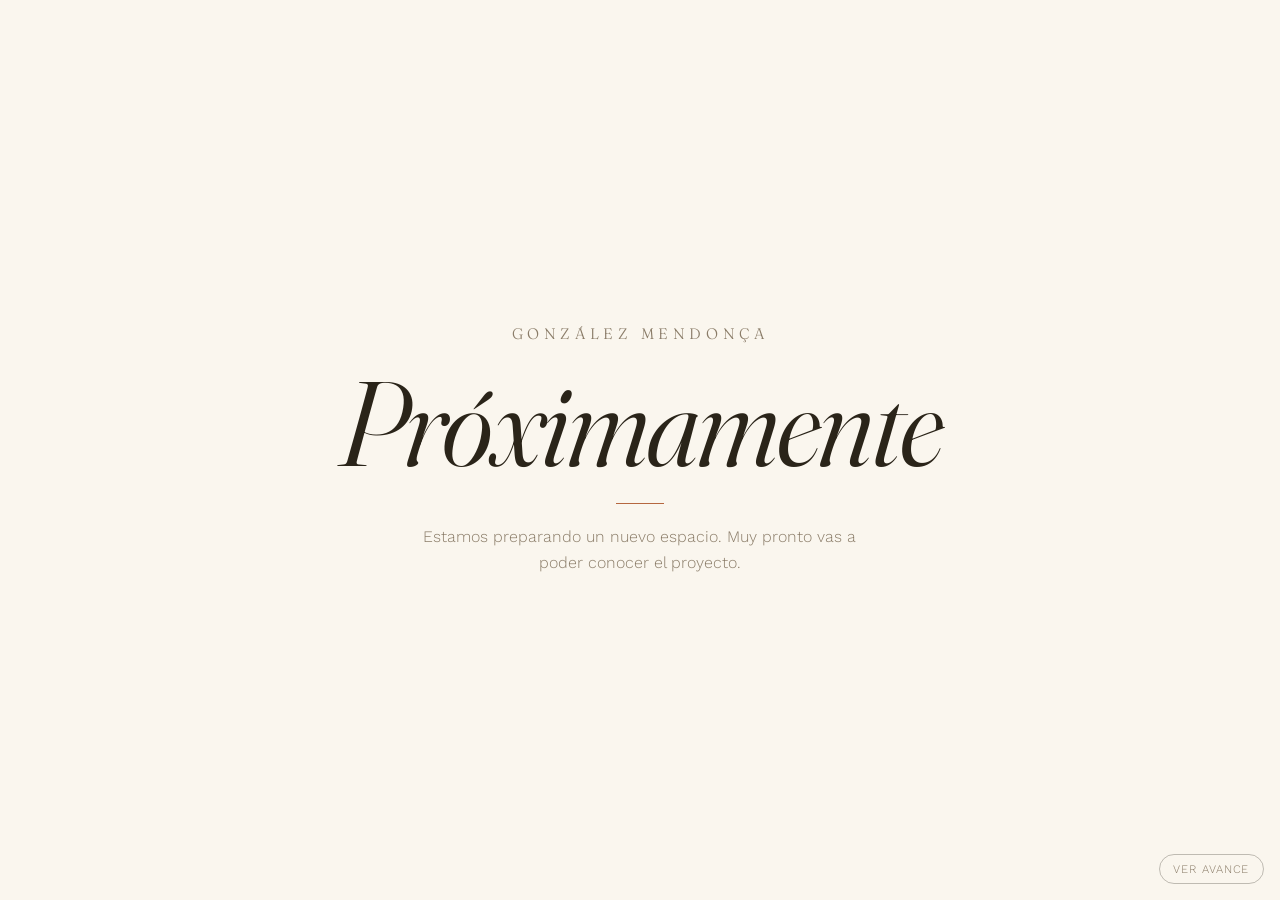
<file: index.html>
<!DOCTYPE html>
<html lang="es">
<head>
  <meta charset="UTF-8" />
  <meta name="viewport" content="width=device-width, initial-scale=1.0" />
  <title>González Mendonça — Próximamente</title>
  <meta name="description" content="González Mendonça — decoración a tu estilo y tu presupuesto. Nuestro sitio está en camino." />

  <link rel="preconnect" href="https://fonts.googleapis.com" />
  <link rel="preconnect" href="https://fonts.gstatic.com" crossorigin />
  <link href="https://fonts.googleapis.com/css2?family=Fraunces:ital,opsz,wght@0,9..144,340;1,9..144,400&family=Work+Sans:wght@300;400&display=swap" rel="stylesheet" />

  <style>
    :root {
      --ivory: #faf6ee;
      --line-strong: rgba(42, 36, 27, 0.28);
      --taupe: #8a7c68;
      --ink: #2a2419;
      --accent: #b5673f;
      --serif: "Fraunces", "Iowan Old Style", "Georgia", serif;
      --sans: "Work Sans", "Helvetica Neue", Arial, sans-serif;
      --ease: cubic-bezier(0.16, 1, 0.3, 1);
    }

    *, *::before, *::after { box-sizing: border-box; }

    html, body { height: 100%; }

    body {
      margin: 0;
      min-height: 100vh;
      min-height: 100svh;
      display: grid;
      place-items: center;
      padding: 1.5rem;
      background: var(--ivory);
      color: var(--ink);
      font-family: var(--sans);
      font-weight: 300;
      text-align: center;
      -webkit-font-smoothing: antialiased;
    }

    .soon {
      display: grid;
      justify-items: center;
      gap: 1.25rem;
      animation: rise 1.2s var(--ease) both;
    }

    .soon__mark {
      font-family: var(--serif);
      font-size: 0.95rem;
      letter-spacing: 0.3em;
      text-transform: uppercase;
      color: var(--taupe);
    }

    .soon__title {
      margin: 0;
      font-family: var(--serif);
      font-weight: 340;
      font-style: italic;
      font-size: clamp(3rem, 12vw, 7.5rem);
      line-height: 1;
      letter-spacing: -0.02em;
    }

    .soon__rule {
      width: 3rem;
      height: 1px;
      background: var(--accent);
    }

    .soon__text {
      margin: 0;
      max-width: 28rem;
      font-size: 1rem;
      line-height: 1.6;
      color: var(--taupe);
    }

    .preview-link {
      position: fixed;
      right: 1rem;
      bottom: 1rem;
      padding: 0.45rem 0.85rem;
      border: 1px solid var(--line-strong);
      border-radius: 999px;
      font-size: 0.72rem;
      letter-spacing: 0.08em;
      text-transform: uppercase;
      color: var(--taupe);
      text-decoration: none;
      transition: color 0.3s var(--ease), border-color 0.3s var(--ease);
    }

    .preview-link:hover,
    .preview-link:focus-visible {
      color: var(--ink);
      border-color: var(--ink);
    }

    @keyframes rise {
      from { opacity: 0; transform: translateY(12px); }
      to { opacity: 1; transform: none; }
    }

    @media (prefers-reduced-motion: reduce) {
      .soon { animation: none; }
    }
  </style>
</head>
<body>

  <main class="soon">
    <span class="soon__mark">González Mendonça</span>
    <h1 class="soon__title">Próximamente</h1>
    <span class="soon__rule" aria-hidden="true"></span>
    <p class="soon__text">Estamos preparando un nuevo espacio. Muy pronto vas a poder conocer el proyecto.</p>
  </main>

  <a class="preview-link" href="sitio.html">Ver avance</a>

</body>
</html>
</file>
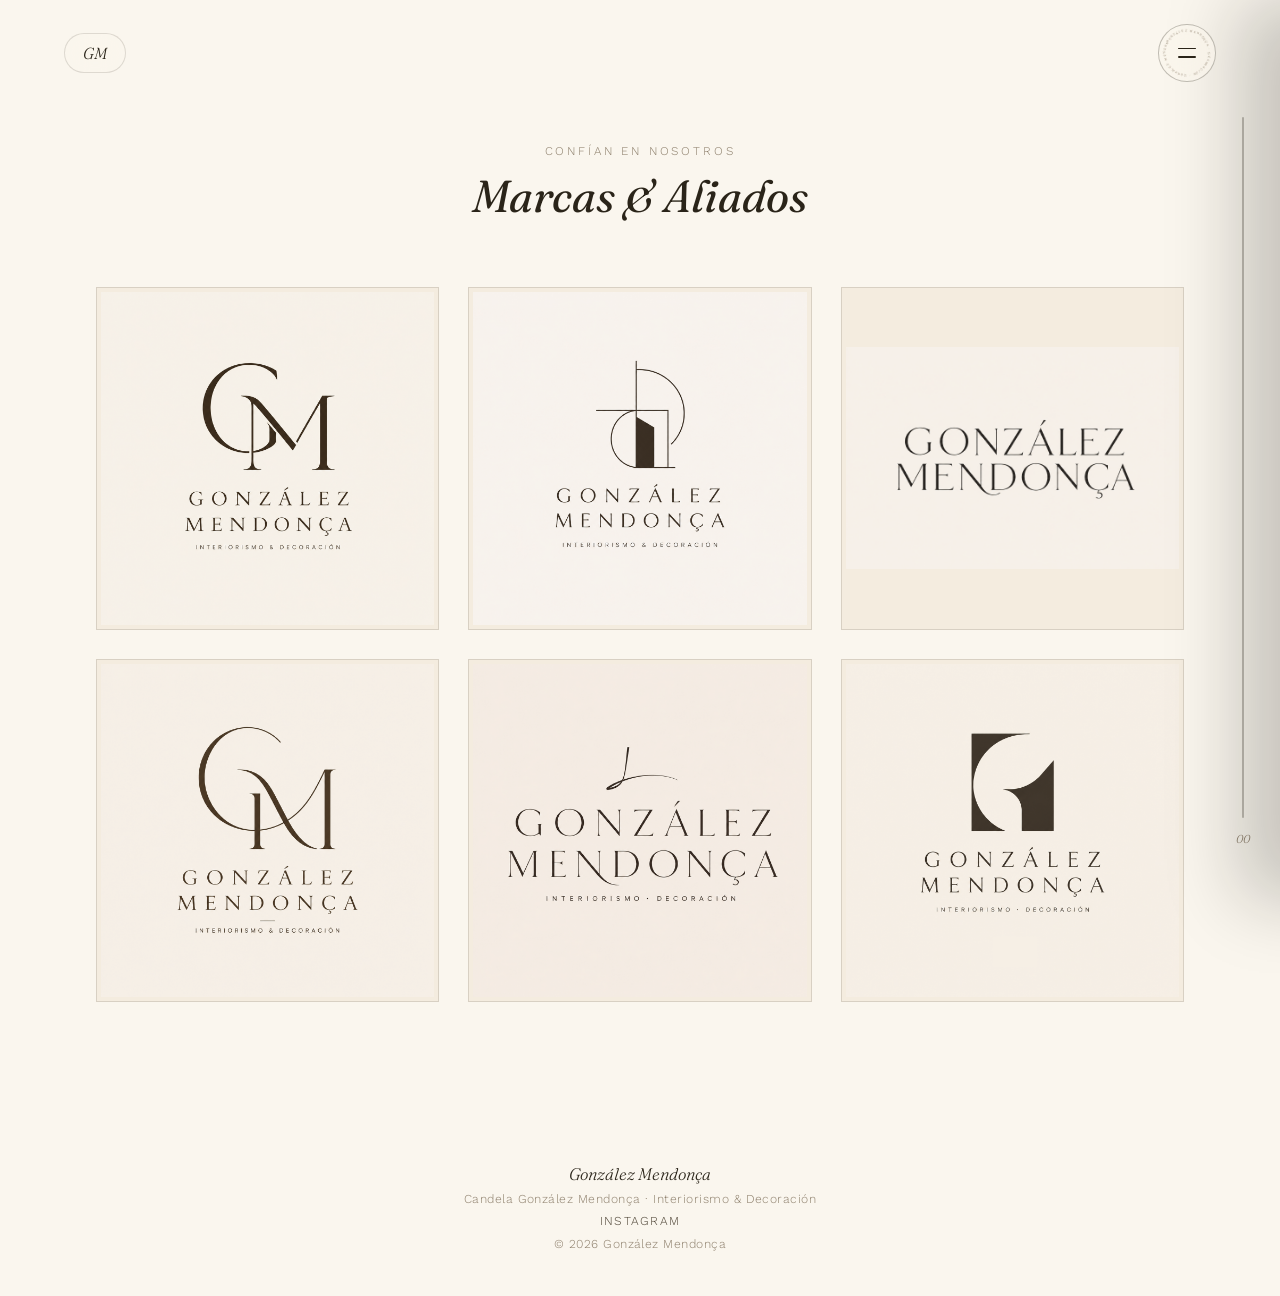
<file: logos.html>
<!DOCTYPE html>
<html lang="es">
<head>
  <meta charset="UTF-8" />
  <meta name="viewport" content="width=device-width, initial-scale=1.0" />
  <title>Logos &amp; Marcas — González Mendonça</title>
  <meta name="description" content="Marcas y aliados que acompañan los proyectos de González Mendonça, interiorismo y decoración." />

  <link rel="preconnect" href="https://fonts.googleapis.com" />
  <link rel="preconnect" href="https://fonts.gstatic.com" crossorigin />
  <link href="https://fonts.googleapis.com/css2?family=Fraunces:ital,opsz,wght@0,9..144,340;0,9..144,440;0,9..144,500;1,9..144,400;1,9..144,440&family=Work+Sans:wght@300;400;500&display=swap" rel="stylesheet" />

  <link rel="stylesheet" href="css/styles.css" />
</head>
<body>

  <div class="scrollbar-top" data-scrollbar-top aria-hidden="true">
    <div class="scrollbar-top__fill" data-scrollbar-top-fill></div>
  </div>

  <a class="skip-link" href="#logos">Ir al contenido</a>

  <header class="nav" data-nav>
    <div class="nav__bar">
      <a class="nav__mark" href="sitio.html" aria-label="González Mendonça — inicio">GM</a>

      <button type="button" class="nav__toggle" data-nav-toggle aria-haspopup="true" aria-expanded="false" aria-controls="nav-menu" aria-label="Abrir menú">
        <svg class="nav__toggle-ring" viewBox="0 0 120 120" aria-hidden="true">
          <defs>
            <path id="nav-ring-path" d="M 60,60 m -46,0 a 46,46 0 1,1 92,0 a 46,46 0 1,1 -92,0" />
          </defs>
          <text class="nav__toggle-ring-text">
            <textPath href="#nav-ring-path" startOffset="0%">GONZÁLEZ MENDONÇA · DECORACIÓN · GONZÁLEZ MENDONÇA · DECORACIÓN · </textPath>
          </text>
        </svg>
        <span class="nav__toggle-burger" aria-hidden="true">
          <span class="nav__toggle-line"></span>
          <span class="nav__toggle-line"></span>
        </span>
      </button>
    </div>

    <div class="nav__scrim" data-nav-scrim aria-hidden="true"></div>

    <div class="nav__menu" data-nav-menu id="nav-menu" aria-hidden="true">
      <div class="nav__menu-inner">
        <nav aria-label="Navegación principal">
          <ol class="nav__menu-list">
            <li class="nav__menu-item">
              <a class="nav__menu-link" data-nav-link href="sitio.html"><span class="nav__menu-num">01</span><span class="nav__menu-label">Inicio</span></a>
            </li>
            <li class="nav__menu-item">
              <a class="nav__menu-link" data-nav-link href="sitio.html#proyecto"><span class="nav__menu-num">02</span><span class="nav__menu-label">El proyecto</span></a>
            </li>
            <li class="nav__menu-item">
              <a class="nav__menu-link" data-nav-link href="sitio.html#servicios"><span class="nav__menu-num">03</span><span class="nav__menu-label">Qué hacemos</span></a>
            </li>
            <li class="nav__menu-item">
              <a class="nav__menu-link" data-nav-link href="sitio.html#transform"><span class="nav__menu-num">04</span><span class="nav__menu-label">Antes y después</span></a>
            </li>
            <li class="nav__menu-item">
              <a class="nav__menu-link" data-nav-link href="sitio.html#sobre"><span class="nav__menu-num">05</span><span class="nav__menu-label">Sobre Candela</span></a>
            </li>
            <li class="nav__menu-item">
              <a class="nav__menu-link" data-nav-link href="sitio.html#contacto"><span class="nav__menu-num">06</span><span class="nav__menu-label">Trabajemos juntas</span></a>
            </li>
            <li class="nav__menu-item">
              <a class="nav__menu-link" data-nav-link href="logos.html"><span class="nav__menu-num">07</span><span class="nav__menu-label">Marcas &amp; aliados</span></a>
            </li>
          </ol>
        </nav>

        <div class="nav__menu-foot">
          <div class="nav__menu-contact">
            <a class="nav__menu-mail" href="mailto:hola@gonzalezmendonca.com">hola@gonzalezmendonca.com</a>
            <a class="nav__menu-social" href="https://instagram.com" target="_blank" rel="noopener">Instagram</a>
          </div>
          <p class="nav__menu-tag">A tu estilo y tu presupuesto</p>
        </div>
      </div>

      <div class="nav__menu-badge" aria-hidden="true">
        <svg viewBox="0 0 200 200">
          <defs>
            <path id="nav-badge-path" d="M 100,100 m -80,0 a 80,80 0 1,1 160,0 a 80,80 0 1,1 -160,0" />
          </defs>
          <text class="nav__menu-badge-text">
            <textPath href="#nav-badge-path" startOffset="0%">INTERIORISMO · STYLING · DECORACIÓN · A TU ESTILO Y TU PRESUPUESTO · </textPath>
          </text>
        </svg>
        <span class="nav__menu-badge-center">GM</span>
      </div>
    </div>
  </header>

  <div class="scrollbar" data-scrollbar aria-hidden="true">
    <div class="scrollbar__track" data-scrollbar-track>
      <div class="scrollbar__fill" data-scrollbar-fill></div>
    </div>
    <span class="scrollbar__pct" data-scrollbar-pct>00</span>
  </div>

  <main>
    <section class="logos" id="logos" aria-labelledby="logos-title">
      <p class="logos__eyebrow reveal">Confían en nosotros</p>
      <h1 class="logos__title reveal" id="logos-title">Marcas &amp; Aliados</h1>

      <div class="logos__grid">
        <figure class="logos__item reveal-image">
          <div class="logos__frame">
            <span class="logos__num">01</span>
            <img class="logos__img" src="img/logos/logo-1.png" alt="Logo 1" loading="lazy" onerror="this.style.display='none'" />
          </div>
        </figure>

        <figure class="logos__item reveal-image">
          <div class="logos__frame">
            <span class="logos__num">02</span>
            <img class="logos__img" src="img/logos/logo-2.png" alt="Logo 2" loading="lazy" onerror="this.style.display='none'" />
          </div>
        </figure>

        <figure class="logos__item reveal-image">
          <div class="logos__frame">
            <span class="logos__num">03</span>
            <img class="logos__img" src="img/logos/logo-3.png" alt="Logo 3" loading="lazy" onerror="this.style.display='none'" />
          </div>
        </figure>

        <figure class="logos__item reveal-image">
          <div class="logos__frame">
            <span class="logos__num">04</span>
            <img class="logos__img" src="img/logos/logo-4.png" alt="Logo 4" loading="lazy" onerror="this.style.display='none'" />
          </div>
        </figure>

        <figure class="logos__item reveal-image">
          <div class="logos__frame">
            <span class="logos__num">05</span>
            <img class="logos__img" src="img/logos/logo-5.png" alt="Logo 5" loading="lazy" onerror="this.style.display='none'" />
          </div>
        </figure>

        <figure class="logos__item reveal-image">
          <div class="logos__frame">
            <span class="logos__num">06</span>
            <img class="logos__img" src="img/logos/logo-6.png" alt="Logo 6" loading="lazy" onerror="this.style.display='none'" />
          </div>
        </figure>
      </div>
    </section>
  </main>

  <footer class="footer">
    <span class="footer__brand">González Mendonça</span>
    <span class="footer__sub">Candela González Mendonça · Interiorismo &amp; Decoración</span>
    <a class="footer__social" href="https://instagram.com" target="_blank" rel="noopener">Instagram</a>
    <span class="footer__copy">&copy; <span id="year"></span> González Mendonça</span>
  </footer>

  <script src="https://cdn.jsdelivr.net/npm/gsap@3.12.7/dist/gsap.min.js"></script>
  <script src="js/nav.js"></script>
  <script src="js/scrollbar.js"></script>
  <script src="js/script.js"></script>
</body>
</html>
</file>
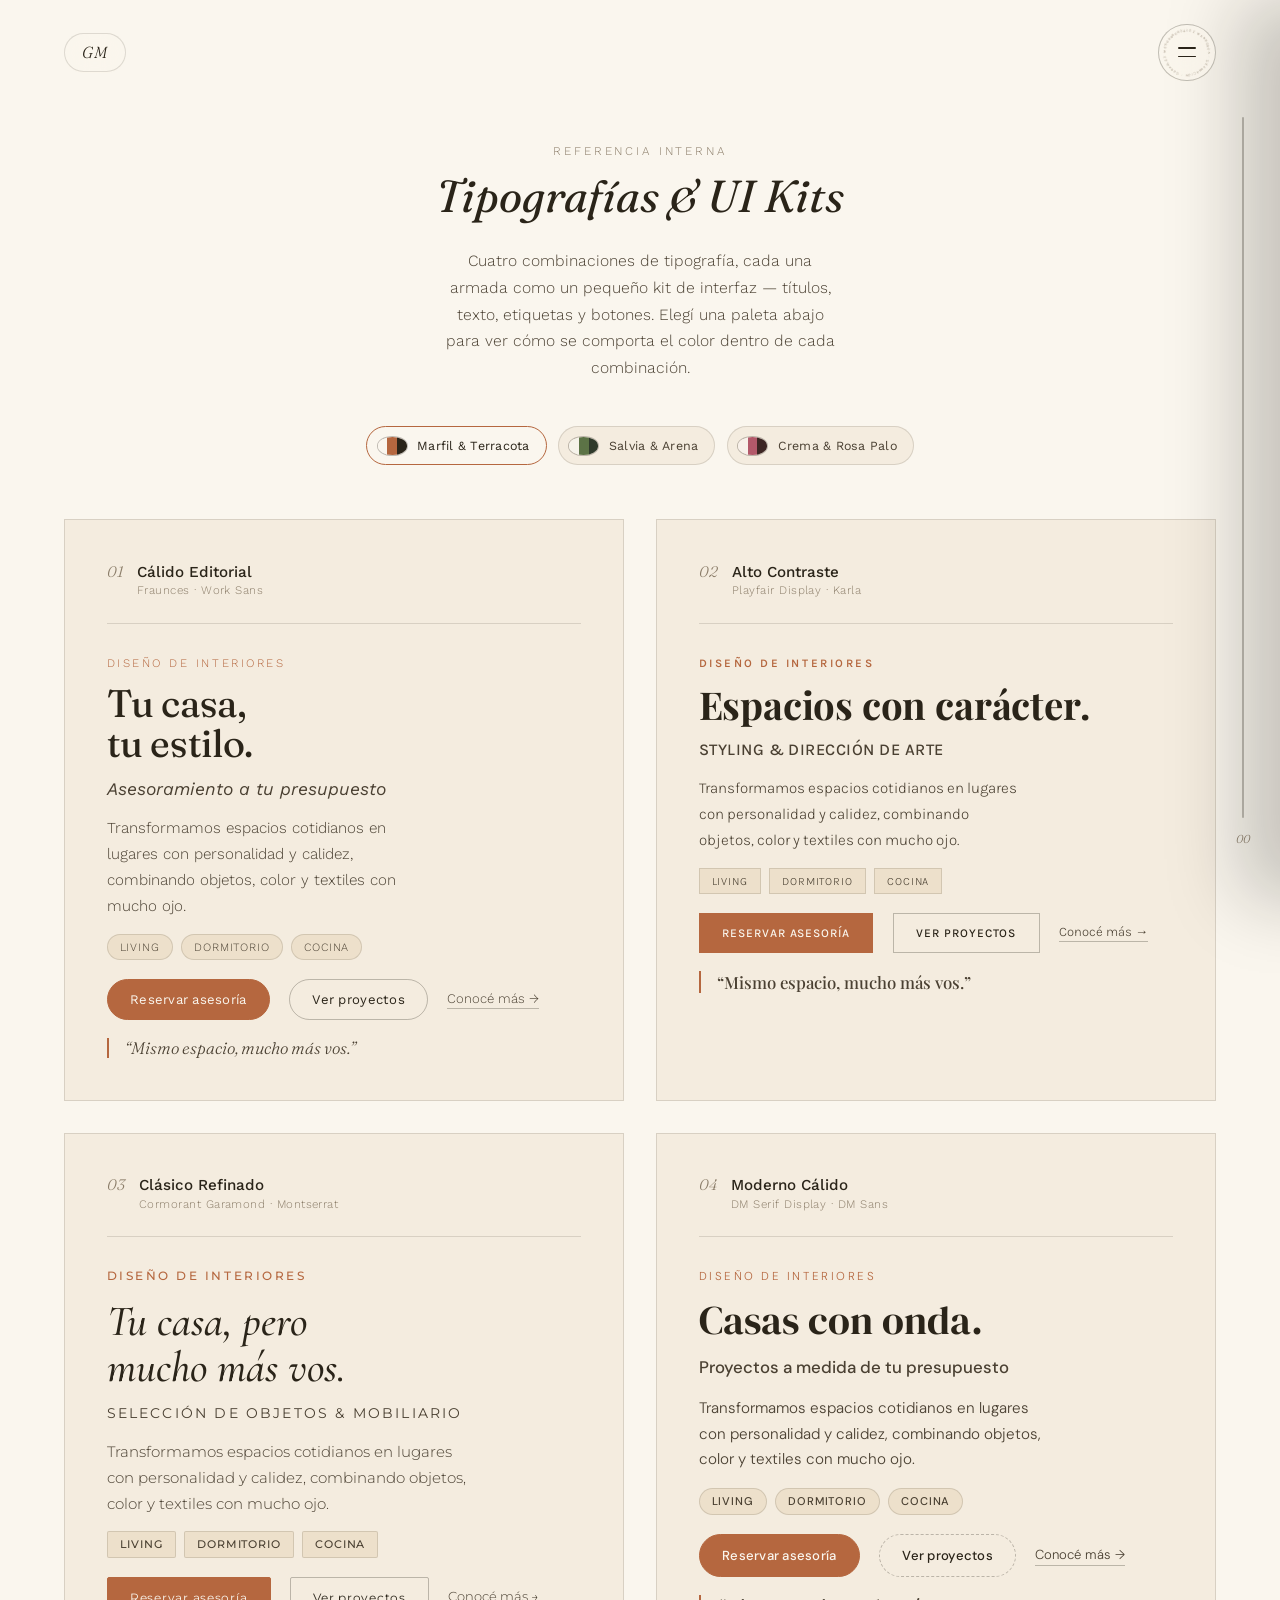
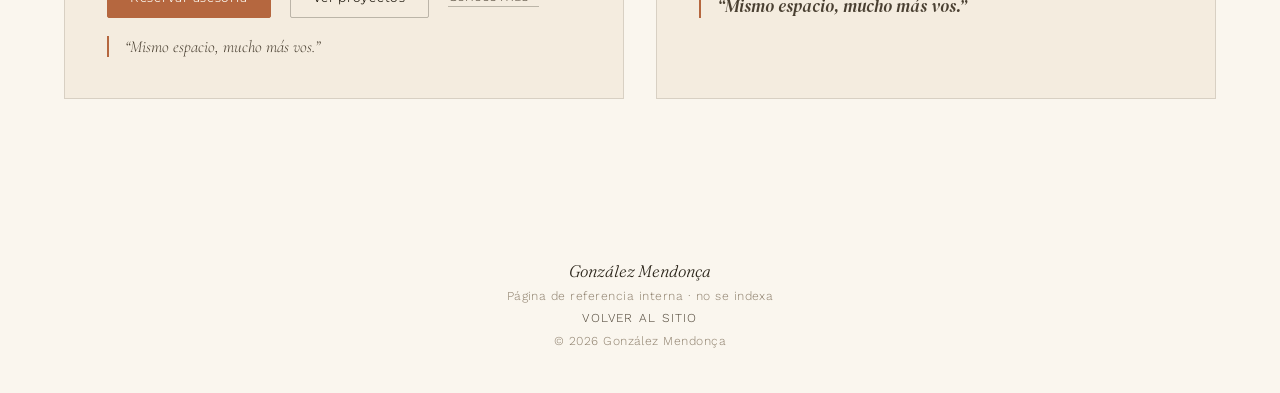
<file: tipografias.html>
<!DOCTYPE html>
<html lang="es">
<head>
  <meta charset="UTF-8" />
  <meta name="viewport" content="width=device-width, initial-scale=1.0" />
  <title>Tipografías &amp; UI Kits — González Mendonça</title>
  <meta name="description" content="Referencia interna de tipografías y paletas de color: cuatro combinaciones de fuentes aplicadas a un mini UI kit, con tres paletas intercambiables." />
  <meta name="robots" content="noindex, nofollow" />

  <link rel="preconnect" href="https://fonts.googleapis.com" />
  <link rel="preconnect" href="https://fonts.gstatic.com" crossorigin />
  <link href="https://fonts.googleapis.com/css2?family=Fraunces:ital,opsz,wght@0,9..144,340;0,9..144,440;0,9..144,500;1,9..144,400;1,9..144,440&family=Work+Sans:wght@300;400;500&family=Playfair+Display:ital,wght@0,500;0,600;0,700;1,500&family=Karla:wght@400;500;600&family=Cormorant+Garamond:ital,wght@0,500;0,600;1,400;1,500&family=Montserrat:wght@400;500;600&family=DM+Serif+Display:ital@0;1&family=DM+Sans:wght@400;500;600&display=swap" rel="stylesheet" />

  <link rel="stylesheet" href="css/styles.css" />
  <link rel="stylesheet" href="css/tipografias.css" />
</head>
<body data-palette="ivory">

  <div class="scrollbar-top" data-scrollbar-top aria-hidden="true">
    <div class="scrollbar-top__fill" data-scrollbar-top-fill></div>
  </div>

  <a class="skip-link" href="#kits">Ir al contenido</a>

  <header class="nav" data-nav>
    <div class="nav__bar">
      <a class="nav__mark" href="sitio.html" aria-label="González Mendonça — inicio">GM</a>

      <button type="button" class="nav__toggle" data-nav-toggle aria-haspopup="true" aria-expanded="false" aria-controls="nav-menu" aria-label="Abrir menú">
        <svg class="nav__toggle-ring" viewBox="0 0 120 120" aria-hidden="true">
          <defs>
            <path id="nav-ring-path" d="M 60,60 m -46,0 a 46,46 0 1,1 92,0 a 46,46 0 1,1 -92,0" />
          </defs>
          <text class="nav__toggle-ring-text">
            <textPath href="#nav-ring-path" startOffset="0%">GONZÁLEZ MENDONÇA · DECORACIÓN · GONZÁLEZ MENDONÇA · DECORACIÓN · </textPath>
          </text>
        </svg>
        <span class="nav__toggle-burger" aria-hidden="true">
          <span class="nav__toggle-line"></span>
          <span class="nav__toggle-line"></span>
        </span>
      </button>
    </div>

    <div class="nav__scrim" data-nav-scrim aria-hidden="true"></div>

    <div class="nav__menu" data-nav-menu id="nav-menu" aria-hidden="true">
      <div class="nav__menu-inner">
        <nav aria-label="Navegación principal">
          <ol class="nav__menu-list">
            <li class="nav__menu-item">
              <a class="nav__menu-link" data-nav-link href="sitio.html"><span class="nav__menu-num">01</span><span class="nav__menu-label">Inicio</span></a>
            </li>
            <li class="nav__menu-item">
              <a class="nav__menu-link" data-nav-link href="sitio.html#proyecto"><span class="nav__menu-num">02</span><span class="nav__menu-label">El proyecto</span></a>
            </li>
            <li class="nav__menu-item">
              <a class="nav__menu-link" data-nav-link href="sitio.html#servicios"><span class="nav__menu-num">03</span><span class="nav__menu-label">Qué hacemos</span></a>
            </li>
            <li class="nav__menu-item">
              <a class="nav__menu-link" data-nav-link href="sitio.html#transform"><span class="nav__menu-num">04</span><span class="nav__menu-label">Antes y después</span></a>
            </li>
            <li class="nav__menu-item">
              <a class="nav__menu-link" data-nav-link href="sitio.html#sobre"><span class="nav__menu-num">05</span><span class="nav__menu-label">Sobre Candela</span></a>
            </li>
            <li class="nav__menu-item">
              <a class="nav__menu-link" data-nav-link href="sitio.html#contacto"><span class="nav__menu-num">06</span><span class="nav__menu-label">Trabajemos juntas</span></a>
            </li>
            <li class="nav__menu-item">
              <a class="nav__menu-link" data-nav-link href="logos.html"><span class="nav__menu-num">07</span><span class="nav__menu-label">Marcas &amp; aliados</span></a>
            </li>
          </ol>
        </nav>

        <div class="nav__menu-foot">
          <div class="nav__menu-contact">
            <a class="nav__menu-mail" href="sitio.html">Volver al sitio</a>
            <a class="nav__menu-social" href="https://instagram.com" target="_blank" rel="noopener">Instagram</a>
          </div>
          <p class="nav__menu-tag">Referencia interna</p>
        </div>
      </div>

      <div class="nav__menu-badge" aria-hidden="true">
        <svg viewBox="0 0 200 200">
          <defs>
            <path id="nav-badge-path" d="M 100,100 m -80,0 a 80,80 0 1,1 160,0 a 80,80 0 1,1 -160,0" />
          </defs>
          <text class="nav__menu-badge-text">
            <textPath href="#nav-badge-path" startOffset="0%">INTERIORISMO · STYLING · DECORACIÓN · A TU ESTILO Y TU PRESUPUESTO · </textPath>
          </text>
        </svg>
        <span class="nav__menu-badge-center">GM</span>
      </div>
    </div>
  </header>

  <div class="scrollbar" data-scrollbar aria-hidden="true">
    <div class="scrollbar__track" data-scrollbar-track>
      <div class="scrollbar__fill" data-scrollbar-fill></div>
    </div>
    <span class="scrollbar__pct" data-scrollbar-pct>00</span>
  </div>

  <main>
    <section class="type-intro" id="kits" aria-labelledby="type-title">
      <p class="type-intro__eyebrow reveal">Referencia interna</p>
      <h1 class="type-intro__title reveal" id="type-title">Tipografías &amp; UI Kits</h1>
      <p class="type-intro__text reveal">
        Cuatro combinaciones de tipografía, cada una armada como un pequeño kit de
        interfaz — títulos, texto, etiquetas y botones. Elegí una paleta abajo para
        ver cómo se comporta el color dentro de cada combinación.
      </p>

      <div class="palette-switch reveal" role="group" aria-label="Elegir paleta de color">
        <button type="button" class="palette-swatch is-active" data-palette="ivory" aria-pressed="true">
          <span class="palette-swatch__dots" aria-hidden="true">
            <i style="background:#faf6ee"></i><i style="background:#b5673f"></i><i style="background:#2a2419"></i>
          </span>
          <span class="palette-swatch__label">Marfil &amp; Terracota</span>
        </button>

        <button type="button" class="palette-swatch" data-palette="sage" aria-pressed="false">
          <span class="palette-swatch__dots" aria-hidden="true">
            <i style="background:#f6f3ea"></i><i style="background:#5c7346"></i><i style="background:#2f3a2b"></i>
          </span>
          <span class="palette-swatch__label">Salvia &amp; Arena</span>
        </button>

        <button type="button" class="palette-swatch" data-palette="palo" aria-pressed="false">
          <span class="palette-swatch__dots" aria-hidden="true">
            <i style="background:#f8f1ea"></i><i style="background:#b3596a"></i><i style="background:#3d2624"></i>
          </span>
          <span class="palette-swatch__label">Crema &amp; Rosa Palo</span>
        </button>
      </div>
    </section>

    <section class="kits-grid" aria-label="Kits de tipografía">

      <!-- ============ KIT 1 — Cálido Editorial ============ -->
      <article class="kit kit--1 reveal-image">
        <header class="kit__meta">
          <span class="kit__index">01</span>
          <div class="kit__meta-text">
            <p class="kit__name">Cálido Editorial</p>
            <p class="kit__spec">Fraunces &middot; Work Sans</p>
          </div>
        </header>

        <div class="kit__stage">
          <p class="kit__eyebrow">Diseño de interiores</p>
          <h3 class="kit__h1">Tu casa,<br />tu estilo.</h3>
          <p class="kit__h2">Asesoramiento a tu presupuesto</p>
          <p class="kit__body">
            Transformamos espacios cotidianos en lugares con personalidad y
            calidez, combinando objetos, color y textiles con mucho ojo.
          </p>

          <div class="kit__tags">
            <span class="kit__tag">Living</span>
            <span class="kit__tag">Dormitorio</span>
            <span class="kit__tag">Cocina</span>
          </div>

          <div class="kit__actions">
            <button type="button" class="kit__btn kit__btn--primary">Reservar asesoría</button>
            <button type="button" class="kit__btn kit__btn--secondary">Ver proyectos</button>
            <a class="kit__link" href="#">Conocé más →</a>
          </div>

          <blockquote class="kit__quote">“Mismo espacio, mucho más vos.”</blockquote>
        </div>
      </article>

      <!-- ============ KIT 2 — Alto Contraste ============ -->
      <article class="kit kit--2 reveal-image">
        <header class="kit__meta">
          <span class="kit__index">02</span>
          <div class="kit__meta-text">
            <p class="kit__name">Alto Contraste</p>
            <p class="kit__spec">Playfair Display &middot; Karla</p>
          </div>
        </header>

        <div class="kit__stage">
          <p class="kit__eyebrow">Diseño de interiores</p>
          <h3 class="kit__h1">Espacios con carácter.</h3>
          <p class="kit__h2">Styling &amp; dirección de arte</p>
          <p class="kit__body">
            Transformamos espacios cotidianos en lugares con personalidad y
            calidez, combinando objetos, color y textiles con mucho ojo.
          </p>

          <div class="kit__tags">
            <span class="kit__tag">Living</span>
            <span class="kit__tag">Dormitorio</span>
            <span class="kit__tag">Cocina</span>
          </div>

          <div class="kit__actions">
            <button type="button" class="kit__btn kit__btn--primary">Reservar asesoría</button>
            <button type="button" class="kit__btn kit__btn--secondary">Ver proyectos</button>
            <a class="kit__link" href="#">Conocé más →</a>
          </div>

          <blockquote class="kit__quote">“Mismo espacio, mucho más vos.”</blockquote>
        </div>
      </article>

      <!-- ============ KIT 3 — Clásico Refinado ============ -->
      <article class="kit kit--3 reveal-image">
        <header class="kit__meta">
          <span class="kit__index">03</span>
          <div class="kit__meta-text">
            <p class="kit__name">Clásico Refinado</p>
            <p class="kit__spec">Cormorant Garamond &middot; Montserrat</p>
          </div>
        </header>

        <div class="kit__stage">
          <p class="kit__eyebrow">Diseño de interiores</p>
          <h3 class="kit__h1">Tu casa, pero<br />mucho más vos.</h3>
          <p class="kit__h2">Selección de objetos &amp; mobiliario</p>
          <p class="kit__body">
            Transformamos espacios cotidianos en lugares con personalidad y
            calidez, combinando objetos, color y textiles con mucho ojo.
          </p>

          <div class="kit__tags">
            <span class="kit__tag">Living</span>
            <span class="kit__tag">Dormitorio</span>
            <span class="kit__tag">Cocina</span>
          </div>

          <div class="kit__actions">
            <button type="button" class="kit__btn kit__btn--primary">Reservar asesoría</button>
            <button type="button" class="kit__btn kit__btn--secondary">Ver proyectos</button>
            <a class="kit__link" href="#">Conocé más →</a>
          </div>

          <blockquote class="kit__quote">“Mismo espacio, mucho más vos.”</blockquote>
        </div>
      </article>

      <!-- ============ KIT 4 — Moderno Cálido ============ -->
      <article class="kit kit--4 reveal-image">
        <header class="kit__meta">
          <span class="kit__index">04</span>
          <div class="kit__meta-text">
            <p class="kit__name">Moderno Cálido</p>
            <p class="kit__spec">DM Serif Display &middot; DM Sans</p>
          </div>
        </header>

        <div class="kit__stage">
          <p class="kit__eyebrow">Diseño de interiores</p>
          <h3 class="kit__h1">Casas con onda.</h3>
          <p class="kit__h2">Proyectos a medida de tu presupuesto</p>
          <p class="kit__body">
            Transformamos espacios cotidianos en lugares con personalidad y
            calidez, combinando objetos, color y textiles con mucho ojo.
          </p>

          <div class="kit__tags">
            <span class="kit__tag">Living</span>
            <span class="kit__tag">Dormitorio</span>
            <span class="kit__tag">Cocina</span>
          </div>

          <div class="kit__actions">
            <button type="button" class="kit__btn kit__btn--primary">Reservar asesoría</button>
            <button type="button" class="kit__btn kit__btn--secondary">Ver proyectos</button>
            <a class="kit__link" href="#">Conocé más →</a>
          </div>

          <blockquote class="kit__quote">“Mismo espacio, mucho más vos.”</blockquote>
        </div>
      </article>

    </section>
  </main>

  <footer class="footer">
    <span class="footer__brand">González Mendonça</span>
    <span class="footer__sub">Página de referencia interna &middot; no se indexa</span>
    <a class="footer__social" href="sitio.html">Volver al sitio</a>
    <span class="footer__copy">&copy; <span id="year"></span> González Mendonça</span>
  </footer>

  <script src="https://cdn.jsdelivr.net/npm/gsap@3.12.7/dist/gsap.min.js"></script>
  <script src="js/nav.js"></script>
  <script src="js/scrollbar.js"></script>
  <script src="js/script.js"></script>
  <script src="js/tipografias.js"></script>
</body>
</html>
</file>
<file: css/styles.css>
/* ==========================================================================
   González Mendonça — Interiorismo & Decoración
   ========================================================================== */

:root {
  --ivory: #faf6ee;
  --paper: #f4ecdf;
  --paper-alt: #ede0cb;
  --line: rgba(42, 36, 27, 0.14);
  --line-strong: rgba(42, 36, 27, 0.28);
  --taupe: #8a7c68;
  --stone: #5b5142;
  --ink: #2a2419;
  --ink-soft: #4a4032;
  --accent: #b5673f;

  --serif: "Fraunces", "Iowan Old Style", "Georgia", serif;
  --sans: "Work Sans", "Helvetica Neue", Arial, sans-serif;

  --gutter: clamp(1.5rem, 5vw, 4.5rem);
  --ease: cubic-bezier(0.16, 1, 0.3, 1);
}

*,
*::before,
*::after {
  box-sizing: border-box;
}

html {
  scroll-behavior: smooth;
}

body {
  margin: 0;
  background: var(--ivory);
  color: var(--ink);
  font-family: var(--sans);
  font-weight: 300;
  -webkit-font-smoothing: antialiased;
}

img,
svg {
  display: block;
  max-width: 100%;
}

.skip-link {
  position: absolute;
  left: -999px;
  top: auto;
}

.skip-link:focus {
  left: 1rem;
  top: 1rem;
  z-index: 100;
  background: var(--ink);
  color: var(--ivory);
  padding: 0.6rem 1rem;
  font-family: var(--sans);
  font-size: 0.85rem;
}

.nowrap {
  white-space: nowrap;
}

/* ---------- Reveal-on-scroll ---------- */

.reveal {
  opacity: 0;
  transform: translateY(18px);
  transition: opacity 0.9s var(--ease), transform 0.9s var(--ease);
}

.reveal.is-visible {
  opacity: 1;
  transform: translateY(0);
}

.reveal-image {
  opacity: 0;
  transform: scale(1.04);
  transition: opacity 1.1s var(--ease), transform 1.4s var(--ease);
}

.reveal-image.is-visible {
  opacity: 1;
  transform: scale(1);
}

@media (prefers-reduced-motion: reduce) {
  .reveal,
  .reveal-image {
    transition: none;
    opacity: 1;
    transform: none;
  }
}

/* ---------- Secciones horizontales (scroll lateral tipo Locomotive) ---------- */

.hscroll {
  overflow-x: clip;
}

.hscroll__track {
  will-change: transform;
}

/* ---------- Nav ---------- */

html.nav-open,
html.nav-open body {
  overflow: hidden;
}

.nav__bar {
  position: fixed;
  z-index: 70;
  top: 0;
  left: 0;
  right: 0;
  display: flex;
  align-items: center;
  justify-content: space-between;
  padding: clamp(1rem, 2.4vw, 1.5rem) var(--gutter);
  pointer-events: none;
}

.nav__mark,
.nav__toggle {
  pointer-events: auto;
}

.nav__mark {
  display: inline-flex;
  align-items: center;
  font-family: var(--serif);
  font-style: italic;
  font-size: 1rem;
  letter-spacing: 0.04em;
  color: var(--ink);
  text-decoration: none;
  padding: 0.55rem 1.1rem;
  border: 1px solid var(--line);
  border-radius: 999px;
  background: rgba(250, 246, 238, 0.55);
  backdrop-filter: blur(12px) saturate(1.4);
  -webkit-backdrop-filter: blur(12px) saturate(1.4);
  transition: border-color 0.35s var(--ease), transform 0.35s var(--ease);
}

.nav__mark:hover,
.nav__mark:focus-visible {
  border-color: var(--accent);
  transform: translateY(-1px);
}

/* ---------- Toggle (círculo hamburguesa) ---------- */

.nav__toggle {
  position: relative;
  width: 3.6rem;
  height: 3.6rem;
  flex: none;
  display: flex;
  align-items: center;
  justify-content: center;
  padding: 0;
  border: 1px solid var(--line-strong);
  border-radius: 50%;
  background: rgba(250, 246, 238, 0.55);
  backdrop-filter: blur(14px) saturate(1.6);
  -webkit-backdrop-filter: blur(14px) saturate(1.6);
  cursor: pointer;
  transition: border-color 0.4s var(--ease), background 0.4s var(--ease);
}

.nav__toggle:hover,
.nav__toggle.is-active {
  border-color: var(--accent);
}

.nav__toggle-ring {
  position: absolute;
  inset: 0;
  width: 100%;
  height: 100%;
  pointer-events: none;
}

.nav__toggle-ring-text {
  font-family: var(--sans);
  font-size: 6.4px;
  letter-spacing: 2px;
  fill: var(--taupe);
}

.nav__toggle-burger {
  position: relative;
  width: 1.15rem;
  height: 0.62rem;
  display: flex;
  flex-direction: column;
  justify-content: space-between;
}

.nav__toggle-line {
  display: block;
  width: 100%;
  height: 1.4px;
  background: var(--ink);
  border-radius: 2px;
  transform-origin: 50% 50%;
}

/* ---------- Menú sidebar ---------- */

.nav__scrim {
  position: fixed;
  inset: 0;
  z-index: 55;
  background: rgba(20, 16, 12, 0.4);
  backdrop-filter: blur(2px);
  opacity: 0;
  pointer-events: none;
  transition: opacity 0.5s var(--ease);
}

.nav__scrim.is-visible {
  opacity: 1;
  pointer-events: auto;
}

.nav__menu {
  position: fixed;
  top: 0;
  right: 0;
  bottom: 0;
  z-index: 60;
  display: flex;
  width: clamp(300px, 88vw, 440px);
  background: var(--ink);
  color: var(--ivory);
  pointer-events: none;
  transform: translateX(100%);
  box-shadow: -40px 0 70px rgba(20, 16, 12, 0.22);
  overflow: hidden;
}

.nav__menu.is-open {
  transform: translateX(0);
}

.nav__menu.is-visible {
  pointer-events: auto;
}

.nav__menu-inner {
  display: flex;
  flex-direction: column;
  justify-content: center;
  gap: clamp(1.6rem, 4vh, 2.5rem);
  width: 100%;
  height: 100%;
  padding: clamp(5rem, 11vh, 6.5rem) clamp(1.5rem, 5vw, 2.75rem) clamp(2rem, 5vh, 2.5rem);
  margin: 0;
  overflow-y: auto;
}

.nav__menu-list {
  list-style: none;
  margin: 0;
  padding: 0;
}

.nav__menu-item {
  border-top: 1px solid rgba(250, 246, 238, 0.16);
  overflow: hidden;
}

.nav__menu-item:last-child {
  border-bottom: 1px solid rgba(250, 246, 238, 0.16);
}

.nav__menu-link {
  display: flex;
  align-items: baseline;
  gap: clamp(0.8rem, 3vw, 1.2rem);
  padding: clamp(0.6rem, 2vw, 0.9rem) 0;
  text-decoration: none;
  color: var(--ivory);
}

.nav__menu-num {
  font-family: var(--serif);
  font-style: italic;
  font-size: 0.8rem;
  color: var(--taupe);
  width: 2.2ch;
  flex: none;
}

.nav__menu-label {
  font-family: var(--serif);
  font-weight: 440;
  font-size: clamp(1.3rem, 5.4vw, 1.85rem);
  line-height: 1.05;
  letter-spacing: -0.01em;
  transition: color 0.35s ease, transform 0.4s var(--ease);
}

.nav__menu-link:hover .nav__menu-label,
.nav__menu-link:focus-visible .nav__menu-label {
  color: var(--accent);
  transform: translateX(0.4rem);
}

.nav__menu-foot {
  display: flex;
  flex-wrap: wrap;
  align-items: flex-end;
  justify-content: space-between;
  gap: 1rem;
  padding-top: clamp(1.4rem, 3vw, 2rem);
  border-top: 1px solid rgba(250, 246, 238, 0.16);
}

.nav__menu-contact {
  display: flex;
  flex-wrap: wrap;
  gap: 1.6rem;
}

.nav__menu-mail,
.nav__menu-social {
  color: rgba(250, 246, 238, 0.85);
  text-decoration: none;
  font-size: 0.85rem;
  letter-spacing: 0.06em;
  border-bottom: 1px solid transparent;
  transition: border-color 0.3s ease, color 0.3s ease;
}

.nav__menu-mail:hover,
.nav__menu-mail:focus-visible,
.nav__menu-social:hover,
.nav__menu-social:focus-visible {
  color: var(--accent);
  border-color: var(--accent);
}

.nav__menu-tag {
  margin: 0;
  font-family: var(--serif);
  font-style: italic;
  font-size: 0.95rem;
  color: var(--taupe);
}

.nav__menu-badge {
  display: none;
}

.nav__menu-badge svg {
  position: absolute;
  inset: 0;
  width: 100%;
  height: 100%;
}

.nav__menu-badge-text {
  font-family: var(--sans);
  font-size: 8.6px;
  letter-spacing: 1.6px;
  fill: rgba(250, 246, 238, 0.6);
}

.nav__menu-badge-center {
  position: relative;
  font-family: var(--serif);
  font-style: italic;
  font-size: 0.95rem;
  color: var(--ivory);
}

/* ---------- Scrollbar a medida ---------- */

html {
  scrollbar-width: none;
  -ms-overflow-style: none;
}

html::-webkit-scrollbar {
  display: none;
}

.scrollbar {
  position: fixed;
  top: 0;
  right: clamp(0.85rem, 2.2vw, 1.5rem);
  bottom: 0;
  z-index: 50;
  display: flex;
  flex-direction: column;
  align-items: center;
  width: 1.6rem;
  padding: clamp(6.5rem, 13vh, 8rem) 0 clamp(2.5rem, 6vh, 3.5rem);
  pointer-events: none;
}

.scrollbar__track {
  position: relative;
  flex: 1;
  width: 2px;
  border-radius: 999px;
  background: var(--line-strong);
  cursor: pointer;
  pointer-events: auto;
  transition: width 0.3s var(--ease), background 0.3s ease;
}

.scrollbar__track:hover {
  width: 3px;
  background: var(--taupe);
}

.scrollbar__fill {
  position: absolute;
  inset: 0;
  width: 100%;
  border-radius: inherit;
  background: var(--accent);
  transform: scaleY(0);
  transform-origin: top center;
  will-change: transform;
}

.scrollbar__tick {
  position: absolute;
  left: 50%;
  top: 0;
  width: 9px;
  height: 9px;
  transform: translate(-50%, -50%);
  border-radius: 50%;
  background: var(--paper);
  border: 1.5px solid var(--line-strong);
  cursor: pointer;
  pointer-events: auto;
  transition: background 0.3s ease, border-color 0.3s ease, transform 0.35s var(--ease);
}

.scrollbar__tick:hover {
  transform: translate(-50%, -50%) scale(1.35);
  border-color: var(--accent);
}

.scrollbar__tick.is-active {
  background: var(--accent);
  border-color: var(--accent);
  transform: translate(-50%, -50%) scale(1.2);
}

.scrollbar__pct {
  margin-top: 0.85rem;
  font-family: var(--serif);
  font-style: italic;
  font-size: 0.72rem;
  letter-spacing: 0.03em;
  color: var(--taupe);
  font-variant-numeric: tabular-nums;
  pointer-events: none;
}

.scrollbar-top {
  display: none;
  position: fixed;
  top: 0;
  left: 0;
  right: 0;
  z-index: 80;
  height: 3px;
  background: var(--line);
  pointer-events: none;
}

.scrollbar-top__fill {
  height: 100%;
  width: 100%;
  background: var(--accent);
  transform: scaleX(0);
  transform-origin: left center;
  will-change: transform;
}

@media (max-width: 720px) {
  .scrollbar {
    display: none;
  }

  .scrollbar-top {
    display: block;
  }
}

/* ---------- Hero ---------- */

.hero {
  display: grid;
  grid-template-columns: minmax(320px, 42%) 1fr;
  min-height: 100vh;
}

.hero__text {
  display: flex;
  flex-direction: column;
  justify-content: center;
  gap: clamp(0.5rem, 1.4vw, 0.9rem);
  padding: clamp(6.5rem, 12vh, 8rem) var(--gutter) clamp(3rem, 8vh, 4rem);
}

.hero__eyebrow {
  margin: 0 0 0.6rem;
  font-size: 0.74rem;
  letter-spacing: 0.24em;
  text-transform: uppercase;
  color: var(--taupe);
  transition-delay: 0.05s;
}

.hero__brand {
  margin: 0;
  font-family: var(--serif);
  font-weight: 440;
  font-size: clamp(2.9rem, 6.6vw, 5.4rem);
  line-height: 0.98;
  letter-spacing: -0.01em;
  color: var(--ink);
  transition-delay: 0.15s;
}

.hero__tagline {
  margin: clamp(1.2rem, 3vw, 1.8rem) 0 0;
  font-family: var(--serif);
  font-style: italic;
  font-weight: 400;
  font-size: clamp(1.25rem, 2.2vw, 1.65rem);
  line-height: 1.28;
  color: var(--ink-soft);
  transition-delay: 0.28s;
}

.hero__byline {
  margin: clamp(1.4rem, 3vw, 2rem) 0 0;
  font-size: 0.86rem;
  letter-spacing: 0.03em;
  color: var(--taupe);
  transition-delay: 0.4s;
}

.hero__cta {
  margin-top: clamp(2rem, 5vw, 2.8rem);
  display: inline-flex;
  align-items: center;
  gap: 0.6rem;
  width: fit-content;
  color: var(--ink);
  text-decoration: none;
  font-size: 0.85rem;
  letter-spacing: 0.06em;
  padding-bottom: 4px;
  border-bottom: 1px solid var(--line-strong);
  transition-delay: 0.52s;
  transition: color 0.35s ease, border-color 0.35s ease, gap 0.35s ease;
}

.hero__cta svg {
  width: 14px;
  height: 14px;
  animation: bob 2.6s ease-in-out infinite;
}

.hero__cta:hover,
.hero__cta:focus-visible {
  color: var(--accent);
  border-color: var(--accent);
  gap: 0.9rem;
}

@keyframes bob {
  0%, 100% { transform: translateY(0); }
  50% { transform: translateY(4px); }
}

.hero__image {
  position: relative;
  margin: 0;
  height: 46vh;
  overflow: hidden;
}

.hero__video {
  width: 100%;
  height: 100%;
  object-fit: contain;
  object-position: center center;
  background: var(--paper-alt);
}

/* ---------- Intro ---------- */

.intro {
  padding: clamp(5.5rem, 14vh, 8.5rem) var(--gutter);
  max-width: 46rem;
  margin: 0 auto;
}

.intro__text {
  font-family: var(--serif);
  font-weight: 400;
  font-size: clamp(1.5rem, 3.4vw, 2.15rem);
  line-height: 1.42;
  text-align: center;
  color: var(--ink);
}

.intro__text em {
  font-style: italic;
  color: var(--accent);
}

/* ---------- Servicios ---------- */

.servicios {
  padding: clamp(3rem, 8vh, 5rem) var(--gutter) clamp(5.5rem, 12vh, 7.5rem);
  border-top: 1px solid var(--line);
  border-bottom: 1px solid var(--line);
  background: var(--paper);
}

.servicios__title {
  margin: 0 0 clamp(2rem, 5vw, 3rem);
  font-family: var(--serif);
  font-style: italic;
  font-weight: 400;
  font-size: clamp(1.3rem, 2.2vw, 1.6rem);
  color: var(--stone);
  text-align: center;
}

.servicios__list {
  list-style: none;
  margin: 0 auto;
  padding: 0;
  max-width: 44rem;
}

.servicios__item {
  display: flex;
  align-items: baseline;
  gap: clamp(1.2rem, 4vw, 2.4rem);
  padding: clamp(1.1rem, 2.6vw, 1.5rem) 0;
  border-top: 1px solid var(--line);
  transition-delay: calc(var(--i, 0) * 0s);
}

.servicios__item:last-child {
  border-bottom: 1px solid var(--line);
}

.servicios__num {
  font-family: var(--serif);
  font-style: italic;
  font-size: 0.95rem;
  color: var(--taupe);
  width: 2ch;
  flex: none;
}

.servicios__name {
  font-family: var(--serif);
  font-weight: 400;
  font-size: clamp(1.15rem, 2.4vw, 1.5rem);
  color: var(--ink);
}

/* ---------- Antes y después ---------- */

.transform {
  padding: clamp(3rem, 8vh, 5rem) var(--gutter) clamp(5.5rem, 12vh, 7.5rem);
  text-align: center;
}

.transform__eyebrow {
  margin: 0;
  font-size: 0.74rem;
  letter-spacing: 0.24em;
  text-transform: uppercase;
  color: var(--taupe);
}

.transform__title {
  margin: 0.6rem 0 0;
  font-family: var(--serif);
  font-style: italic;
  font-weight: 400;
  font-size: clamp(1.7rem, 3.6vw, 2.4rem);
  color: var(--ink);
}

.compare {
  position: relative;
  max-width: 52rem;
  margin: clamp(2.2rem, 5vw, 3rem) auto 0;
  aspect-ratio: 4 / 3;
  overflow: hidden;
  cursor: ew-resize;
  --pos: 50%;
}

.compare__img {
  position: absolute;
  inset: 0;
  width: 100%;
  height: 100%;
  object-fit: cover;
  object-position: center 40%;
  -webkit-user-select: none;
  user-select: none;
  pointer-events: none;
}

.compare__reveal {
  position: absolute;
  inset: 0;
  clip-path: inset(0 calc(100% - var(--pos)) 0 0);
}

.compare__tag {
  position: absolute;
  top: clamp(0.8rem, 2vw, 1.2rem);
  z-index: 2;
  font-size: 0.68rem;
  letter-spacing: 0.16em;
  text-transform: uppercase;
  color: var(--ivory);
  background: rgba(42, 36, 27, 0.5);
  padding: 0.35rem 0.7rem;
  pointer-events: none;
}

.compare__tag--before { left: clamp(0.8rem, 2vw, 1.2rem); }
.compare__tag--after { right: clamp(0.8rem, 2vw, 1.2rem); }

.compare__handle {
  position: absolute;
  top: 0;
  bottom: 0;
  left: var(--pos);
  width: 2px;
  background: var(--ivory);
  transform: translateX(-50%);
  pointer-events: none;
  z-index: 2;
}

.compare__grip {
  position: absolute;
  top: 50%;
  left: 50%;
  transform: translate(-50%, -50%);
  width: 2.6rem;
  height: 2.6rem;
  border-radius: 50%;
  background: var(--ivory);
  color: var(--ink);
  display: flex;
  align-items: center;
  justify-content: center;
  box-shadow: 0 2px 10px rgba(42, 36, 27, 0.25);
}

.compare__grip svg {
  width: 16px;
  height: 16px;
}

.compare__range {
  position: absolute;
  inset: 0;
  width: 100%;
  height: 100%;
  margin: 0;
  opacity: 0;
  cursor: ew-resize;
  -webkit-appearance: none;
  appearance: none;
  z-index: 3;
}

.compare__range::-webkit-slider-thumb {
  -webkit-appearance: none;
  width: 2px;
  height: 100%;
  opacity: 0;
  cursor: ew-resize;
}

.compare__range::-moz-range-thumb {
  width: 2px;
  height: 100%;
  border: none;
  opacity: 0;
  cursor: ew-resize;
}

.compare__range::-moz-range-track {
  width: 100%;
  height: 100%;
  background: transparent;
}

.transform__caption {
  max-width: 40ch;
  margin: clamp(1.6rem, 4vw, 2.2rem) auto 0;
  font-size: 0.9rem;
  color: var(--taupe);
}

/* ---------- Showcase (scroll horizontal fijo tipo Locomotive) ---------- */

.showcase {
  padding: clamp(3rem, 8vh, 5rem) 0 clamp(5.5rem, 12vh, 7.5rem);
  border-top: 1px solid var(--line);
}

.showcase__head {
  padding: 0 var(--gutter);
  max-width: 46rem;
  margin: 0 auto clamp(2.2rem, 5.5vw, 3.2rem);
  text-align: center;
}

.showcase__eyebrow {
  margin: 0;
  font-size: 0.74rem;
  letter-spacing: 0.24em;
  text-transform: uppercase;
  color: var(--taupe);
}

/* Estado por defecto: scroll horizontal nativo (mobile / sin JS) */
.showcase__pin {
  overflow-x: auto;
  overflow-y: hidden;
  -webkit-overflow-scrolling: touch;
  scrollbar-width: none;
  padding: 0 var(--gutter);
}

.showcase__pin::-webkit-scrollbar {
  display: none;
}

.showcase__track {
  margin: 0;
  padding: 0 0 0.2rem;
  width: max-content;
}

.showcase__giant {
  font-family: var(--serif);
  font-weight: 440;
  font-size: clamp(3rem, 11vw, 8.5rem);
  line-height: 1;
  letter-spacing: -0.01em;
  color: var(--ink);
  white-space: nowrap;
}

.showcase__giant em {
  font-style: italic;
  color: var(--accent);
}

/* Cuando GSAP pinea la sección (desktop/tablet grande), el scroll lateral
   queda a cargo del track vía transform, así que se apaga el scroll nativo. */
.showcase.is-pinned .showcase__pin {
  overflow: hidden;
  height: 100vh;
  display: flex;
  align-items: center;
}

.showcase.is-pinned .showcase__giant {
  font-size: clamp(8rem, 78vh, 26rem);
  line-height: 0.92;
}

.showcase.is-pinned .showcase__track {
  will-change: transform;
}

/* ---------- Sobre Candela ---------- */

.about {
  display: grid;
  grid-template-columns: minmax(280px, 38%) 1fr;
  align-items: center;
  gap: clamp(2.5rem, 6vw, 5rem);
  padding: clamp(5.5rem, 12vh, 8rem) var(--gutter);
  max-width: 76rem;
  margin: 0 auto;
}

.about__image {
  margin: 0;
  aspect-ratio: 7 / 8.6;
  overflow: hidden;
}

.about__placeholder {
  width: 100%;
  height: 100%;
}

.about__eyebrow {
  margin: 0 0 0.7rem;
  font-size: 0.74rem;
  letter-spacing: 0.24em;
  text-transform: uppercase;
  color: var(--taupe);
}

.about__title {
  margin: 0 0 clamp(1.2rem, 3vw, 1.8rem);
  font-family: var(--serif);
  font-weight: 440;
  font-size: clamp(2rem, 4vw, 3rem);
  line-height: 1.05;
  color: var(--ink);
}

.about__body {
  margin: 0;
  max-width: 34ch;
  font-size: clamp(0.98rem, 1.3vw, 1.08rem);
  line-height: 1.75;
  color: var(--ink-soft);
}

/* ---------- Closing / CTA ---------- */

.closing {
  text-align: center;
  padding: clamp(5.5rem, 14vh, 9rem) var(--gutter);
  background: var(--paper-alt);
  border-top: 1px solid var(--line);
}

.closing__eyebrow {
  margin: 0 0 0.8rem;
  font-size: 0.74rem;
  letter-spacing: 0.24em;
  text-transform: uppercase;
  color: var(--taupe);
}

.closing__title {
  margin: 0 auto;
  max-width: 20ch;
  font-family: var(--serif);
  font-weight: 400;
  font-style: italic;
  font-size: clamp(1.8rem, 4.4vw, 3rem);
  line-height: 1.2;
  color: var(--ink);
}

.closing__cta {
  display: inline-block;
  margin-top: clamp(2rem, 5vw, 2.8rem);
  color: var(--ink);
  text-decoration: none;
  font-size: 0.9rem;
  letter-spacing: 0.08em;
  text-transform: uppercase;
  padding: 0.9rem 2.2rem;
  border: 1px solid var(--line-strong);
  border-radius: 999px;
  transition: color 0.35s ease, border-color 0.35s ease, background 0.35s ease;
}

.closing__cta:hover,
.closing__cta:focus-visible {
  color: var(--ivory);
  background: var(--ink);
  border-color: var(--ink);
}

/* ---------- Logos ---------- */

.logos {
  padding: clamp(7.5rem, 16vh, 10rem) var(--gutter) clamp(5.5rem, 12vh, 7.5rem);
  max-width: 76rem;
  margin: 0 auto;
  text-align: center;
}

.logos__eyebrow {
  margin: 0;
  font-size: 0.74rem;
  letter-spacing: 0.24em;
  text-transform: uppercase;
  color: var(--taupe);
}

.logos__title {
  margin: 0.6rem 0 0;
  font-family: var(--serif);
  font-style: italic;
  font-weight: 400;
  font-size: clamp(1.9rem, 4vw, 2.8rem);
  color: var(--ink);
}

.logos__grid {
  display: grid;
  grid-template-columns: repeat(auto-fit, minmax(20rem, 1fr));
  gap: clamp(1.2rem, 2.6vw, 1.8rem);
  margin: clamp(3rem, 7vw, 4rem) 0 0;
}

.logos__item {
  margin: 0;
}

.logos__frame {
  position: relative;
  aspect-ratio: 1 / 1;
  display: flex;
  align-items: center;
  justify-content: center;
  padding: 0.25rem;
  background: var(--paper);
  border: 1px solid var(--line);
}

.logos__num {
  font-family: var(--serif);
  font-style: italic;
  font-size: 0.95rem;
  color: var(--taupe);
}

.logos__img {
  position: absolute;
  inset: 0;
  width: 100%;
  height: 100%;
  object-fit: contain;
  padding: 0.25rem;
}

/* ---------- Footer ---------- */

.footer {
  display: flex;
  flex-direction: column;
  align-items: center;
  gap: 0.5rem;
  padding: clamp(2.5rem, 6vh, 3.5rem) var(--gutter) clamp(2rem, 5vh, 2.8rem);
  text-align: center;
}

.footer__brand {
  font-family: var(--serif);
  font-style: italic;
  font-size: 1.05rem;
  color: var(--ink);
}

.footer__sub,
.footer__copy {
  font-size: 0.76rem;
  letter-spacing: 0.04em;
  color: var(--taupe);
}

.footer__social {
  font-size: 0.76rem;
  letter-spacing: 0.1em;
  text-transform: uppercase;
  color: var(--ink-soft);
  text-decoration: none;
  border-bottom: 1px solid transparent;
  transition: border-color 0.3s ease, color 0.3s ease;
}

.footer__social:hover,
.footer__social:focus-visible {
  color: var(--accent);
  border-color: var(--accent);
}

/* ---------- Responsive ---------- */

@media (max-width: 980px) {
  .hero {
    grid-template-columns: 1fr;
    grid-template-rows: 58vh auto;
    min-height: 0;
  }

  .hero__image {
    order: -1;
    height: 58vh;
  }

  .hero__text {
    padding-top: clamp(2.6rem, 6vh, 3.2rem);
  }

  .about {
    grid-template-columns: 1fr;
  }

  .about__image {
    max-width: 22rem;
    margin: 0 auto;
  }

  .about__title,
  .about__body {
    text-align: center;
    margin-left: auto;
    margin-right: auto;
  }
}

@media (max-width: 560px) {
  .nav__bar {
    padding: 1.1rem 1.1rem 0;
  }

  .nav__menu-inner {
    padding-left: 1.25rem;
    padding-right: 1.25rem;
  }

  .hero__text {
    padding-left: 1.25rem;
    padding-right: 1.25rem;
  }

  .servicios__item {
    gap: 1rem;
  }
}
</file>
<file: css/tipografias.css>
/* ==========================================================================
   Tipografías & UI Kits — página de referencia interna
   ========================================================================== */

/* ---------- Intro ---------- */

.type-intro {
  padding: clamp(7.5rem, 16vh, 10rem) var(--gutter) clamp(2.5rem, 6vh, 3.5rem);
  max-width: 46rem;
  margin: 0 auto;
  text-align: center;
}

.type-intro__eyebrow {
  margin: 0;
  font-size: 0.74rem;
  letter-spacing: 0.24em;
  text-transform: uppercase;
  color: var(--taupe);
}

.type-intro__title {
  margin: 0.6rem 0 0;
  font-family: var(--serif);
  font-style: italic;
  font-weight: 400;
  font-size: clamp(1.9rem, 4vw, 2.8rem);
  color: var(--ink);
}

.type-intro__text {
  margin: clamp(1.2rem, 3vw, 1.6rem) auto 0;
  max-width: 40ch;
  font-size: 0.98rem;
  line-height: 1.7;
  color: var(--ink-soft);
}

/* ---------- Selector de paleta ---------- */

.palette-switch {
  display: flex;
  flex-wrap: wrap;
  justify-content: center;
  gap: 0.7rem;
  margin: clamp(2.2rem, 5vw, 2.8rem) auto 0;
}

.palette-swatch {
  display: inline-flex;
  align-items: center;
  gap: 0.6rem;
  padding: 0.55rem 1rem 0.55rem 0.6rem;
  background: var(--paper);
  border: 1px solid var(--line);
  border-radius: 999px;
  cursor: pointer;
  font-family: var(--sans);
  font-size: 0.78rem;
  letter-spacing: 0.02em;
  color: var(--ink-soft);
  transition: border-color 0.3s ease, background 0.3s ease, transform 0.25s ease;
}

.palette-swatch:hover {
  border-color: var(--line-strong);
  transform: translateY(-1px);
}

.palette-swatch:focus-visible {
  outline: 2px solid var(--accent);
  outline-offset: 2px;
}

.palette-swatch.is-active {
  background: var(--ivory);
  border-color: var(--accent);
  color: var(--ink);
}

.palette-swatch__dots {
  display: inline-flex;
  border-radius: 50%;
  overflow: hidden;
  border: 1px solid var(--line-strong);
}

.palette-swatch__dots i {
  display: block;
  width: 0.6rem;
  height: 1.1rem;
  font-style: normal;
}

.palette-swatch__label {
  white-space: nowrap;
}

/* ---------- Tema de página (afecta a toda la web, no solo los kits) ---------- */

body {
  transition: background-color 0.6s var(--ease), color 0.6s var(--ease);
}

body[data-palette="sage"] {
  --ivory: #f6f3ea;
  --paper: #ece6d6;
  --paper-alt: #e2dac4;
  --line: rgba(48, 58, 43, 0.14);
  --line-strong: rgba(48, 58, 43, 0.3);
  --taupe: #74805f;
  --stone: #47533f;
  --ink: #2f3a2b;
  --ink-soft: #47533f;
  --accent: #5c7346;
}

body[data-palette="palo"] {
  --ivory: #f8f1ea;
  --paper: #f0e2d8;
  --paper-alt: #e6d0c2;
  --line: rgba(74, 40, 40, 0.13);
  --line-strong: rgba(74, 40, 40, 0.26);
  --taupe: #a9797a;
  --stone: #6e4a48;
  --ink: #3d2624;
  --ink-soft: #5e4341;
  --accent: #b3596a;
}

.nav__mark,
.footer__brand,
.footer__sub,
.footer__copy {
  transition: color 0.6s var(--ease);
}

/* ---------- Grilla de kits ---------- */

.kits-grid {
  display: grid;
  grid-template-columns: repeat(auto-fit, minmax(24rem, 1fr));
  gap: clamp(1.4rem, 3vw, 2rem);
  padding: 0 var(--gutter) clamp(6rem, 12vh, 8rem);
  max-width: 82rem;
  margin: 0 auto;
}

/* ---------- Kit (recuadro) ---------- */

.kit {
  background: var(--paper);
  border: 1px solid var(--line);
  padding: clamp(1.8rem, 3.5vw, 2.6rem);
  display: flex;
  flex-direction: column;
  gap: clamp(1.6rem, 3vw, 2rem);
  transition: opacity 1.1s var(--ease), transform 1.4s var(--ease),
    background 0.6s var(--ease), border-color 0.6s var(--ease);
}

.kit__meta {
  display: flex;
  align-items: baseline;
  gap: 0.9rem;
  padding-bottom: clamp(1.2rem, 3vw, 1.6rem);
  border-bottom: 1px solid var(--line);
  transition: border-color 0.6s var(--ease);
}

.kit__index {
  font-family: var(--serif);
  font-style: italic;
  font-size: 0.95rem;
  color: var(--taupe);
}

.kit__meta-text {
  display: flex;
  flex-direction: column;
  gap: 0.15rem;
}

.kit__name {
  margin: 0;
  font-family: var(--sans);
  font-weight: 500;
  font-size: 0.95rem;
  color: var(--ink);
}

.kit__spec {
  margin: 0;
  font-family: var(--sans);
  font-size: 0.72rem;
  letter-spacing: 0.04em;
  color: var(--taupe);
}

.kit__index,
.kit__name,
.kit__spec,
.kit__eyebrow,
.kit__h1,
.kit__h2,
.kit__body {
  transition: color 0.6s var(--ease);
}

.kit__stage {
  display: flex;
  flex-direction: column;
  gap: 0.9rem;
}

.kit__eyebrow {
  margin: 0;
  font-family: var(--kit-body);
  font-size: 0.72rem;
  letter-spacing: 0.22em;
  text-transform: uppercase;
  color: var(--accent);
}

.kit__h1 {
  margin: 0;
  font-family: var(--kit-display);
  color: var(--ink);
}

.kit__h2 {
  margin: 0;
  font-family: var(--kit-body);
  color: var(--ink-soft);
}

.kit__body {
  margin: 0.2rem 0 0;
  max-width: 36ch;
  font-family: var(--kit-body);
  font-size: 0.95rem;
  line-height: 1.7;
  color: var(--ink-soft);
}

.kit__tags {
  display: flex;
  flex-wrap: wrap;
  gap: 0.5rem;
}

.kit__tag {
  font-family: var(--kit-body);
  font-size: 0.7rem;
  letter-spacing: 0.08em;
  text-transform: uppercase;
  color: var(--ink-soft);
  background: var(--paper-alt);
  border: 1px solid var(--line);
  padding: 0.35rem 0.75rem;
  transition: color 0.6s var(--ease), background-color 0.6s var(--ease), border-color 0.6s var(--ease);
}

.kit__actions {
  display: flex;
  flex-wrap: wrap;
  align-items: center;
  gap: 0.9rem 1.2rem;
  margin-top: 0.3rem;
}

.kit__btn {
  font-family: var(--kit-body);
  font-size: 0.82rem;
  letter-spacing: 0.02em;
  cursor: pointer;
  padding: 0.75rem 1.4rem;
  border: 1px solid var(--line-strong);
  background: transparent;
  color: var(--ink);
  transition: color 0.5s var(--ease), background 0.5s var(--ease), border-color 0.5s var(--ease), transform 0.25s ease;
}

.kit__btn:hover {
  transform: translateY(-1px);
}

.kit__btn--primary {
  background: var(--accent);
  border-color: var(--accent);
  color: var(--ivory);
}

.kit__btn--primary:hover {
  filter: brightness(1.08);
}

.kit__btn--secondary:hover {
  border-color: var(--accent);
  color: var(--accent);
}

.kit__link {
  font-family: var(--kit-body);
  font-size: 0.82rem;
  color: var(--ink-soft);
  text-decoration: none;
  border-bottom: 1px solid var(--line-strong);
  padding-bottom: 2px;
  transition: color 0.5s var(--ease), border-color 0.5s var(--ease);
}

.kit__link:hover,
.kit__link:focus-visible {
  color: var(--accent);
  border-color: var(--accent);
}

.kit__quote {
  margin: 0.2rem 0 0;
  padding-left: 1rem;
  border-left: 2px solid var(--accent);
  font-family: var(--kit-display);
  font-style: italic;
  font-size: 1.05rem;
  color: var(--ink-soft);
  transition: color 0.6s var(--ease), border-color 0.6s var(--ease);
}

/* ---------- Kit 1 · Cálido Editorial ---------- */

.kit--1 {
  --kit-display: "Fraunces", "Iowan Old Style", Georgia, serif;
  --kit-body: "Work Sans", "Helvetica Neue", Arial, sans-serif;
}

.kit--1 .kit__h1 {
  font-weight: 440;
  font-size: clamp(1.9rem, 3vw, 2.4rem);
  line-height: 1.04;
  letter-spacing: -0.01em;
}

.kit--1 .kit__h2 {
  font-style: italic;
  font-weight: 400;
  font-size: 1.1rem;
}

.kit--1 .kit__tag {
  border-radius: 999px;
}

.kit--1 .kit__btn {
  border-radius: 999px;
}

/* ---------- Kit 2 · Alto Contraste ---------- */

.kit--2 {
  --kit-display: "Playfair Display", "Iowan Old Style", Georgia, serif;
  --kit-body: "Karla", "Helvetica Neue", Arial, sans-serif;
}

.kit--2 .kit__h1 {
  font-weight: 700;
  font-size: clamp(1.9rem, 3vw, 2.4rem);
  line-height: 1.06;
  letter-spacing: -0.005em;
}

.kit--2 .kit__h2 {
  font-weight: 500;
  font-size: 1.02rem;
  letter-spacing: 0.03em;
  text-transform: uppercase;
}

.kit--2 .kit__eyebrow {
  font-weight: 600;
}

.kit--2 .kit__btn {
  border-radius: 0;
  text-transform: uppercase;
  letter-spacing: 0.08em;
  font-size: 0.74rem;
  font-weight: 500;
  border-width: 1.5px;
}

.kit--2 .kit__tag {
  border-radius: 0;
}

.kit--2 .kit__quote {
  font-style: normal;
  font-weight: 500;
}

/* ---------- Kit 3 · Clásico Refinado ---------- */

.kit--3 {
  --kit-display: "Cormorant Garamond", "Iowan Old Style", Georgia, serif;
  --kit-body: "Montserrat", "Helvetica Neue", Arial, sans-serif;
}

.kit--3 .kit__h1 {
  font-weight: 500;
  font-style: italic;
  font-size: clamp(2.1rem, 3.4vw, 2.7rem);
  line-height: 1.08;
}

.kit--3 .kit__h2 {
  font-weight: 400;
  font-size: 0.85rem;
  letter-spacing: 0.16em;
  text-transform: uppercase;
}

.kit--3 .kit__eyebrow {
  font-weight: 500;
}

.kit--3 .kit__btn {
  border-radius: 2px;
  font-size: 0.76rem;
  letter-spacing: 0.06em;
}

.kit--3 .kit__btn--primary {
  border-radius: 2px;
}

.kit--3 .kit__tag {
  border-radius: 2px;
  font-weight: 500;
}

/* ---------- Kit 4 · Moderno Cálido ---------- */

.kit--4 {
  --kit-display: "DM Serif Display", "Iowan Old Style", Georgia, serif;
  --kit-body: "DM Sans", "Helvetica Neue", Arial, sans-serif;
}

.kit--4 .kit__h1 {
  font-weight: 400;
  font-size: clamp(1.95rem, 3.2vw, 2.5rem);
  line-height: 1.08;
}

.kit--4 .kit__h2 {
  font-weight: 500;
  font-size: 1.05rem;
}

.kit--4 .kit__tag {
  border-radius: 999px;
  font-weight: 500;
}

.kit--4 .kit__btn {
  border-radius: 999px;
  font-weight: 500;
}

.kit--4 .kit__btn--secondary {
  border-style: dashed;
}

/* ---------- Responsive ---------- */

@media (max-width: 560px) {
  .palette-swatch__label {
    display: none;
  }

  .palette-swatch {
    padding: 0.55rem;
  }

  .kits-grid {
    grid-template-columns: 1fr;
  }
}
</file>
